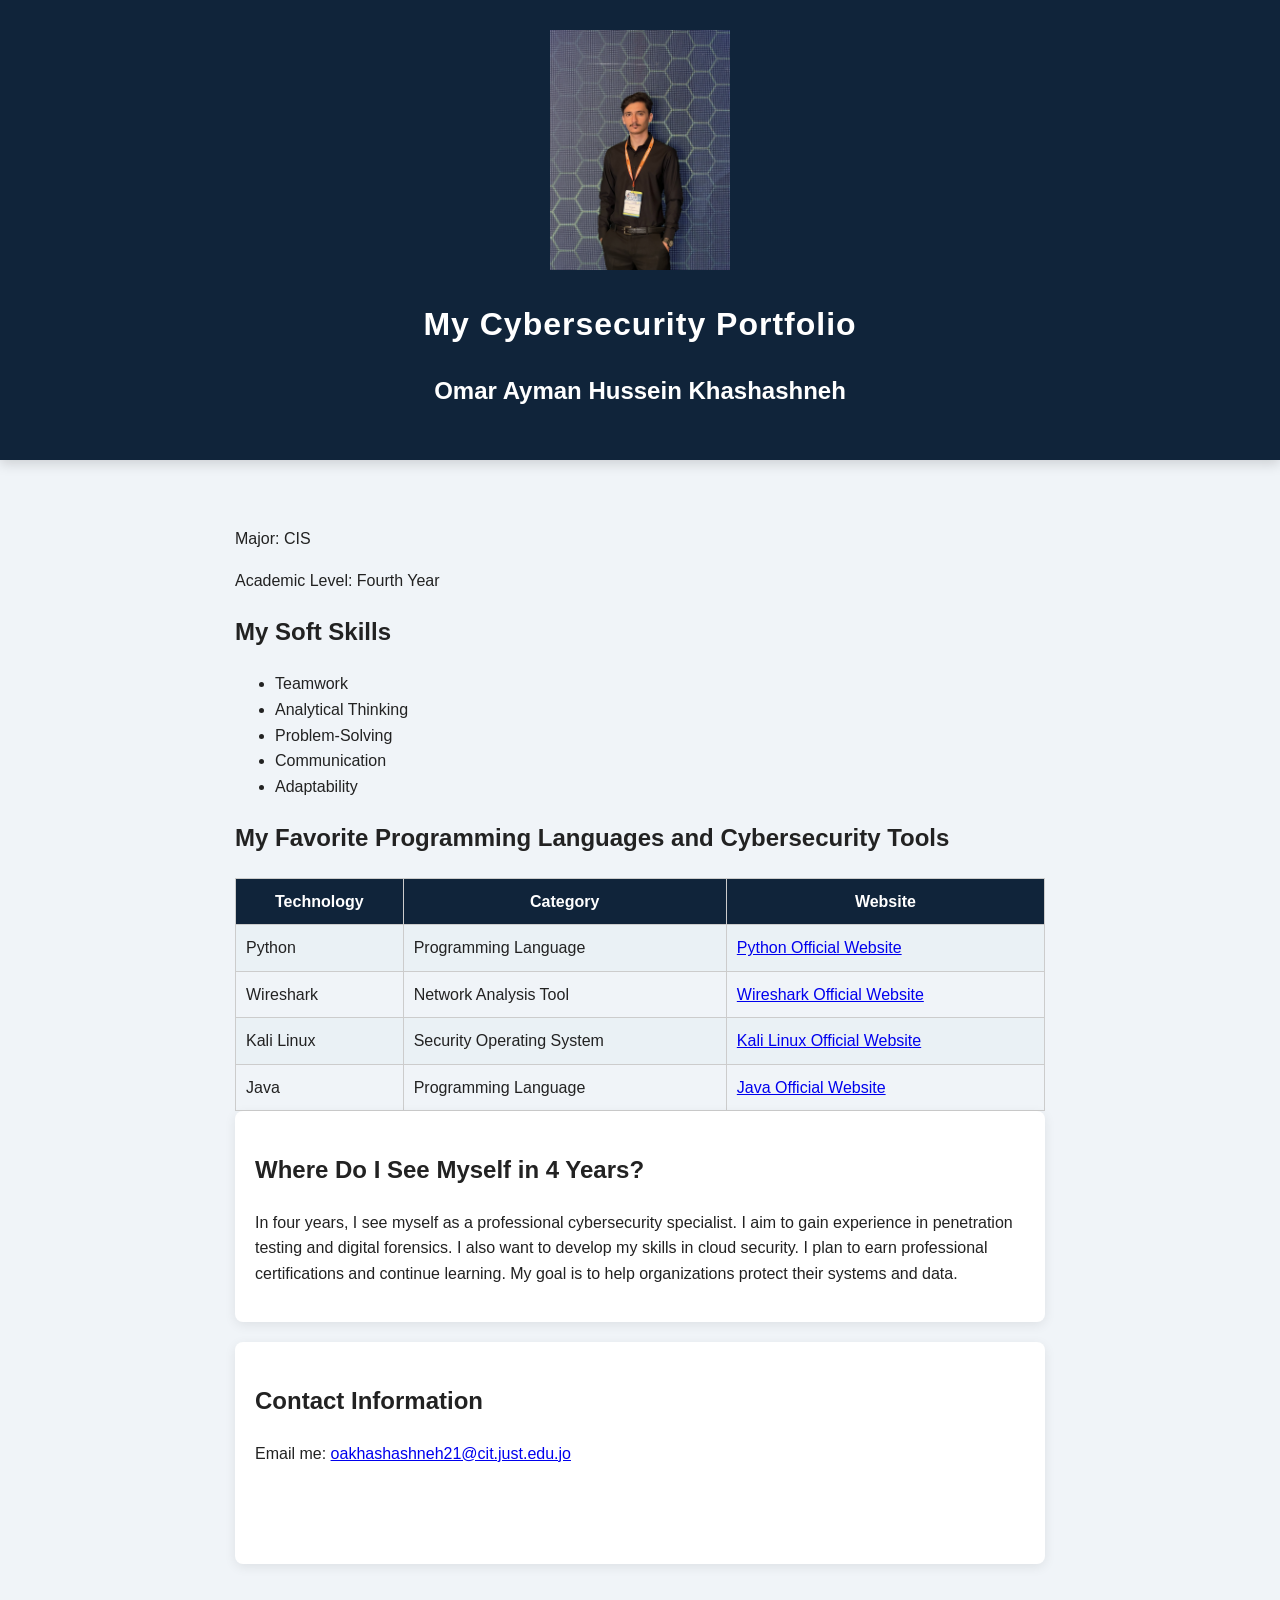
<file: index.html>
<!DOCTYPE html>
<html lang="en">
<head>
    <meta charset="UTF-8">
    <meta name="viewport" content="width=device-width, initial-scale=1.0">
    <link rel="stylesheet" href="style.css">
    <title>158591 - Omar Ayman Hussein Khashashneh</title>
</head>
<body>

    <header>


<img src="profile.jpg"
     alt="Omar Ayman Hussein Khashashneh"
     width="180">

    <h1>My Cybersecurity Portfolio</h1>

<h2>Omar Ayman Hussein Khashashneh</h2>

</header>

<main>

<p>Major: CIS </p>

<p>Academic Level: Fourth Year</p>

<h2>My Soft Skills</h2>

<ul>
    <li>Teamwork</li>
    <li>Analytical Thinking</li>
    <li>Problem-Solving</li>
    <li>Communication</li>
    <li>Adaptability</li>
</ul>

<h2>My Favorite Programming Languages and Cybersecurity Tools</h2>

<table border="1">
    <tr>
        <th>Technology</th>
        <th>Category</th>
        <th>Website</th>
    </tr>

    <tr>
        <td>Python</td>
        <td>Programming Language</td>
        <td>
            <a href="https://www.python.org/" target="_blank">
                Python Official Website
            </a>
        </td>
    </tr>

    <tr>
        <td>Wireshark</td>
        <td>Network Analysis Tool</td>
        <td>
            <a href="https://www.wireshark.org/" target="_blank">
                Wireshark Official Website
            </a>
        </td>
    </tr>

    <tr>
        <td>Kali Linux</td>
        <td>Security Operating System</td>
        <td>
            <a href="https://www.kali.org/" target="_blank">
                Kali Linux Official Website
            </a>
        </td>
    </tr>

    <tr>
        <td>Java</td>
        <td>Programming Language</td>
        <td>
            <a href="https://www.java.com/" target="_blank">
                Java Official Website
            </a>
        </td>
    </tr>
</table>

<section>
    <h2>Where Do I See Myself in 4 Years?</h2>

    <p>
        In four years, I see myself as a professional cybersecurity specialist.
        I aim to gain experience in penetration testing and digital forensics.
        I also want to develop my skills in cloud security.
        I plan to earn professional certifications and continue learning.
        My goal is to help organizations protect their systems and data.
    </p>
</section>

<section>
    <h2>Contact Information</h2>

    <p>
        Email me:
       <a href="mailto:oakhashashneh21@cit.just.edu.jo">
            oakhashashneh21@cit.just.edu.jo
        </a>
    </p>
    
<nav>
    <a href="index.html">Home</a>
    <a href="contact.html">Contact Me</a>
</nav>

</section>
</main>
</body>
</html>
</file>
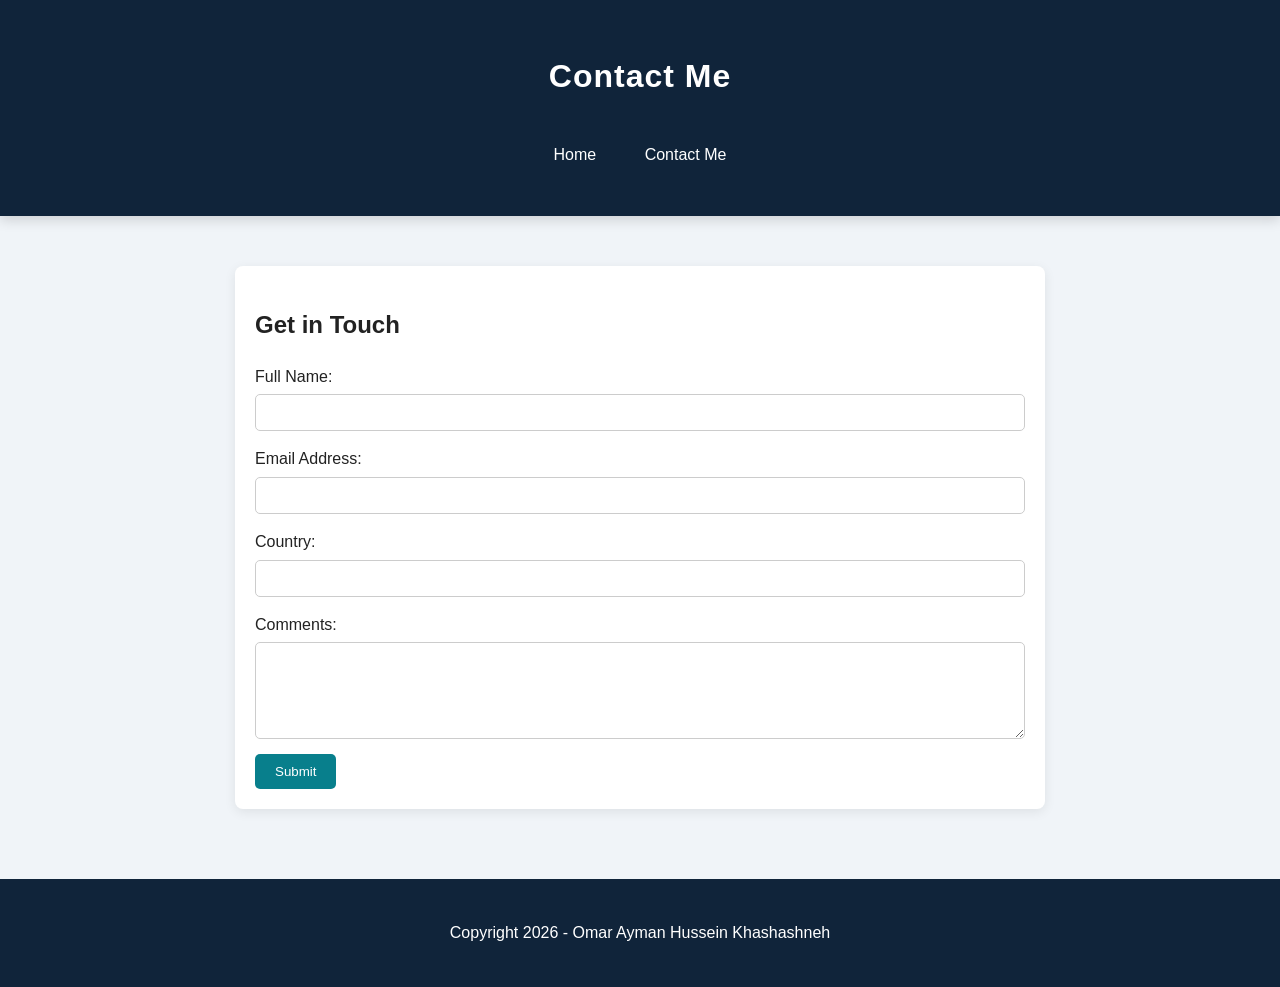
<file: contact.html>
<!DOCTYPE html>
<html lang="en">
<head>
    <meta charset="UTF-8">
    <meta name="viewport" content="width=device-width, initial-scale=1.0">
    <title>Contact Me - Omar Ayman Hussein Khashashneh</title>
    <link rel="stylesheet" href="style.css">
    <script src="script.js" defer></script>
</head>
<body>

    <header>
        <h1>Contact Me</h1>

        <nav>
            <a href="index.html">Home</a>
            <a href="contact.html">Contact Me</a>
        </nav>
    </header>

    <main>
        <section>
            <h2>Get in Touch</h2>

            <form id="contactForm">
                <label for="fullName">Full Name:</label>
                <input type="text" id="fullName" name="fullName" required>

                <label for="email">Email Address:</label>
                <input type="email" id="email" name="email" required>

                <label for="country">Country:</label>
                <input type="text" id="country" name="country" required>

                <label for="comments">Comments:</label>
                <textarea id="comments" name="comments" rows="5" required></textarea>

                <button type="submit">Submit</button>
            </form>
        </section>
    </main>

    <footer>
        <p>Copyright 2026 - Omar Ayman Hussein Khashashneh</p>
    </footer>

</body>
</html>
</file>
<file: style.css>
body {
    font-family: Arial, sans-serif;
    background-color: #f0f4f8;
    color: #222;
    margin: 0;
    line-height: 1.6;
}

header {
    background-color: #10243a;
    color: white;
    text-align: center;
    padding: 20px;
}

nav a {
    color: white;
    margin: 10px;
    text-decoration: none;
}

nav a:hover {
    color: #65d6c4;
}

main {
    max-width: 850px;
    margin: 30px auto;
    padding: 20px;
}

section {
    background-color: white;
    padding: 20px;
    margin-bottom: 20px;
    border-radius: 8px;
}

label {
    display: block;
    margin-top: 15px;
}

input, textarea {
    display: block;
    width: 100%;
    box-sizing: border-box;
    padding: 10px;
    margin-top: 5px;
    border: 1px solid #ccc;
    border-radius: 5px;
}

button {
    margin-top: 15px;
    padding: 10px 20px;
    background-color: #087f8c;
    color: white;
    border: none;
    border-radius: 5px;
    cursor: pointer;
}

table {
    width: 100%;
    border-collapse: collapse;
}

th, td {
    border: 1px solid #ccc;
    padding: 10px;
}

footer {
    background-color: #10243a;
    color: white;
    text-align: center;
    padding: 15px;
}


/* ===== Modern Cybersecurity Design ===== */

/* Smooth scrolling */
html {
    scroll-behavior: smooth;
}

/* Better overall layout */
* {
    box-sizing: border-box;
}

/* Header styling */
header {
    padding: 30px 20px;
    box-shadow: 0 4px 12px rgba(0, 0, 0, 0.15);
}

header h1 {
    font-size: 32px;
    letter-spacing: 1px;
}

/* Navigation styling */
nav {
    margin-top: 15px;
}

nav a {
    display: inline-block;
    padding: 8px 12px;
    transition: all 0.3s ease;
}

/* Section effects */
section {
    box-shadow: 0 3px 12px rgba(0, 0, 0, 0.08);
    transition: transform 0.3s ease, box-shadow 0.3s ease;
}

section:hover {
    transform: translateY(-3px);
    box-shadow: 0 8px 20px rgba(0, 0, 0, 0.12);
}

/* Buttons hover effect */
button {
    transition: all 0.3s ease;
}

button:hover {
    background-color: #065a75;
    transform: translateY(-2px);
    box-shadow: 0 5px 12px rgba(0, 0, 0, 0.2);
}

/* Input focus effect */
input:focus,
textarea:focus {
    outline: none;
    border-color: #087f8c;
    box-shadow: 0 0 6px rgba(8, 127, 140, 0.35);
}

/* Table styling */
th {
    background-color: #10243a;
    color: white;
}

tr:nth-child(even) {
    background-color: #eaf1f5;
}

tr:hover {
    background-color: #dcecf2;
}

/* Footer styling */
footer {
    margin-top: 30px;
    padding: 25px;
}

/* Responsive design */
@media (max-width: 600px) {

    header h1 {
        font-size: 24px;
    }

    nav a {
        display: inline-block;
        margin: 5px;
    }

    main {
        width: 100%;
        padding: 15px;
        margin: 10px auto;
    }

    section {
        padding: 15px;
    }

    table {
        font-size: 14px;
    }

    input,
    textarea {
        width: 100%;
    }
}
</file>
